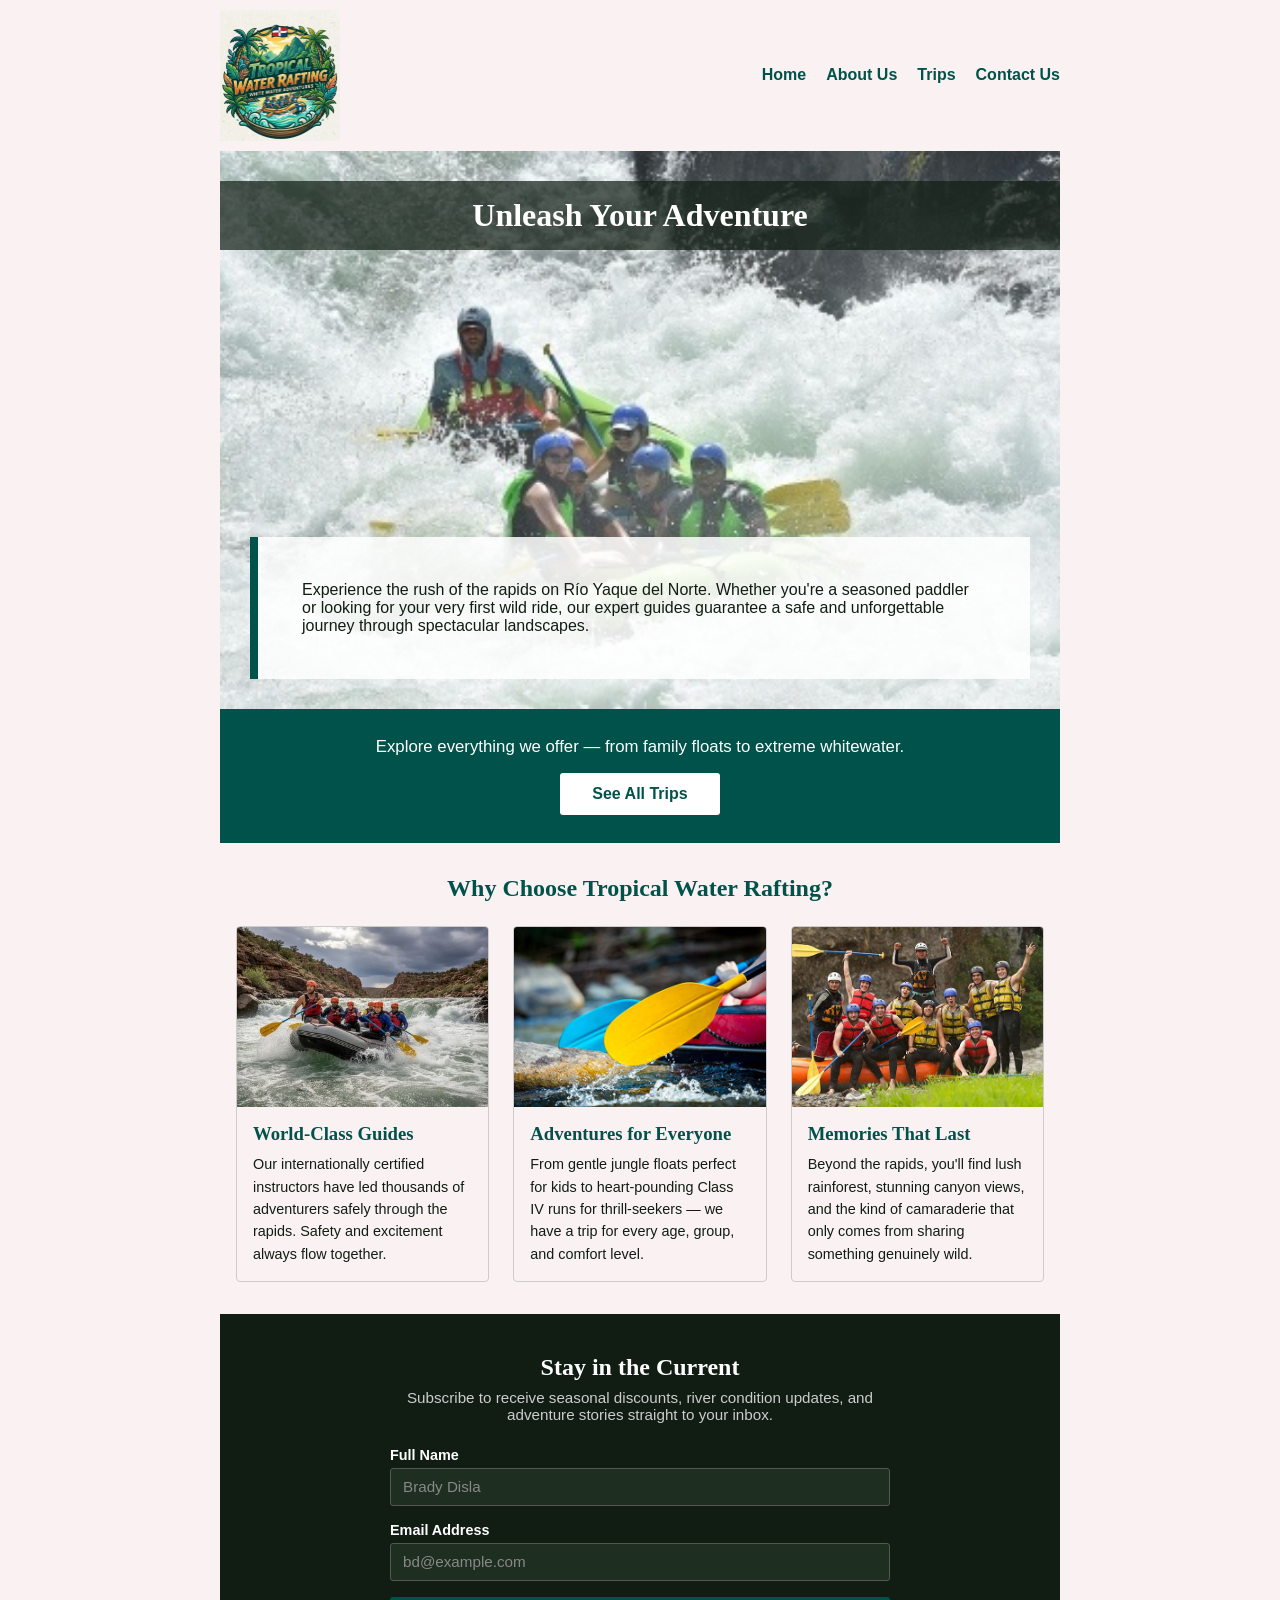
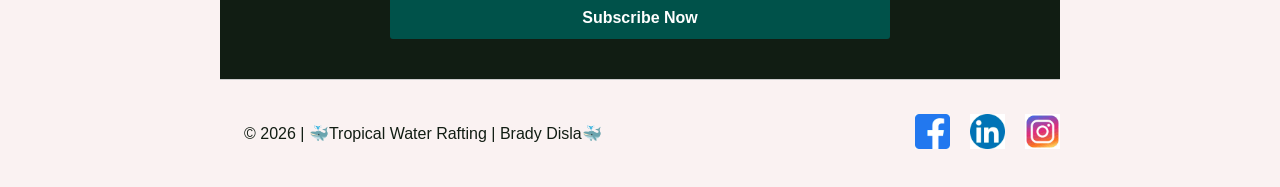
<file: wwr/index.html>
<!DOCTYPE html>
<html lang="en">

<head>
    <meta charset="UTF-8">
    <meta name="viewport" content="width=device-width, initial-scale=1.0">
    <title>Home - Tropical Water Rafting</title>
    <meta name="description"
          content="Welcome to Tropical Water Rafting, your premier rafting experience in Jarabacoa, Dominican Republic. Explore our exciting trips and book your adventure today.">
    <meta name="author" content="Brady Disla">
    <link rel="stylesheet" href="styles/rafting.css">
</head>

<body>

    <header>
        <img src="images/tropicalwr-logo.jpeg" alt="Tropical Water Rafting Logo">
        <nav>
            <ul>
                <li><a href="index.html">Home</a></li>
                <li><a href="about.html">About Us</a></li>
                <li><a href="trips.html">Trips</a></li>
                <li><a href="contact.html">Contact Us</a></li>
            </ul>
        </nav>
    </header>

    <main>

        <!-- Hero: full-width image with h1 positioned absolutely on top -->
        <div class="hero">
            <img src="images/thrilling-white-water.jpg" alt="Thrilling white water rafting group adventure on Río Yaque del Norte">
            <h1>Unleash Your Adventure</h1>
            <article>
                <p>Experience the rush of the rapids on Río Yaque del Norte. Whether you're a seasoned paddler or looking for your very first wild ride, our expert guides guarantee a safe and unforgettable journey through spectacular landscapes.</p>
            </article>
        </div>

        <!-- Call to Action toward trips.html -->
        <section class="home-cta">
            <p>Explore everything we offer — from family floats to extreme whitewater.</p>
            <a href="trips.html" class="cta-btn">See All Trips</a>
        </section>

        <!-- CSS Grid section: 2 images + content -->
        <section class="home-grid-section">
            <h2>Why Choose Tropical Water Rafting?</h2>

            <div class="home-grid">

                <article class="home-grid-card">
                    <img src="images/the-rafters-field.jpg" alt="Rafters navigating a powerful rapid drop">
                    <div class="home-grid-card-body">
                        <h3>World-Class Guides</h3>
                        <p>Our internationally certified instructors have led thousands of adventurers safely through the rapids. Safety and excitement always flow together.</p>
                    </div>
                </article>

                <article class="home-grid-card">
                    <img src="images/family.jpg" alt="Family enjoying a rafting trip together">
                    <div class="home-grid-card-body">
                        <h3>Adventures for Everyone</h3>
                        <p>From gentle jungle floats perfect for kids to heart-pounding Class IV runs for thrill-seekers — we have a trip for every age, group, and comfort level.</p>
                    </div>
                </article>

                <article class="home-grid-card">
                    <img src="images/win.jpg" alt="Team celebrating after a successful rafting run">
                    <div class="home-grid-card-body">
                        <h3>Memories That Last</h3>
                        <p>Beyond the rapids, you'll find lush rainforest, stunning canyon views, and the kind of camaraderie that only comes from sharing something genuinely wild.</p>
                    </div>
                </article>

            </div>
        </section>

        <!-- Newsletter Sign-Up -->
        <section class="newsletter-section">
            <div class="newsletter-box">
                <h2>Stay in the Current</h2>
                <p>Subscribe to receive seasonal discounts, river condition updates, and adventure stories straight to your inbox.</p>
                <form action="#" method="post" class="newsletter-form">
                    <div class="newsletter-field">
                        <label for="newsletter-name">Full Name</label>
                        <input type="text" id="newsletter-name" name="newsletter-name" placeholder="Brady Disla" required>
                    </div>
                    <div class="newsletter-field">
                        <label for="newsletter-email">Email Address</label>
                        <input type="email" id="newsletter-email" name="newsletter-email" placeholder="bd@example.com" required>
                    </div>
                    <button type="submit" class="newsletter-btn">Subscribe Now</button>
                </form>
            </div>
        </section>

    </main>

    <footer>
        <p>&copy; 2026 | 🐳Tropical Water Rafting | Brady Disla🐳</p>
        <nav class="socialmedia">
            <a href="https://facebook.com" target="_blank">
                <img src="images/facebook-square.jpg" alt="Facebook Icon">
            </a>
            <a href="https://linkedin.com" target="_blank">
                <img src="images/linkedin.jpg" alt="LinkedIn Icon">
            </a>
            <a href="https://instagram.com" target="_blank">
                <img src="images/instagram-square.jpg" alt="Instagram Icon">
            </a>
        </nav>
    </footer>

</body>
</html>
</file>
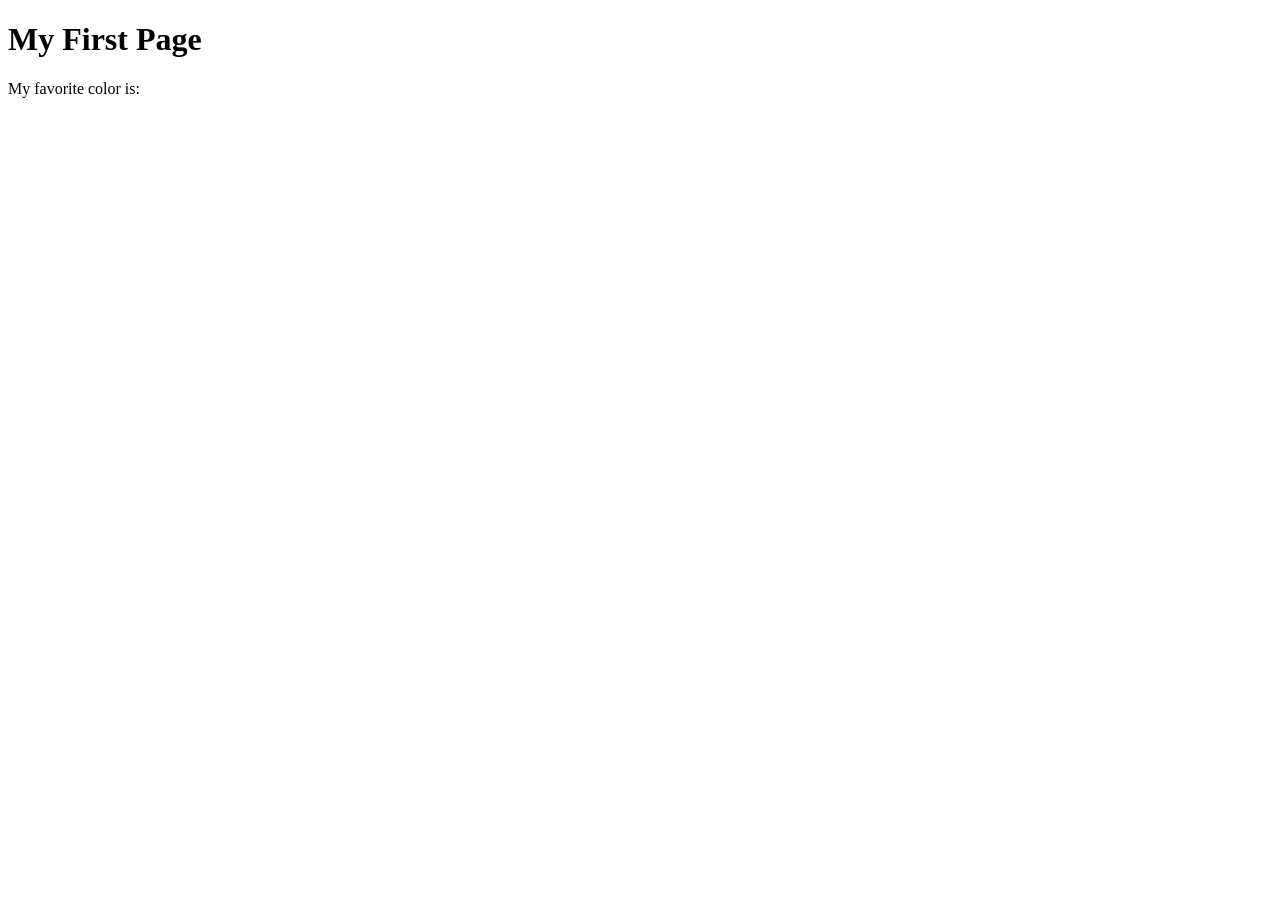
<file: week01/first-page.html>
<!DOCTYPE html>
<html lang="en">
<head>
    <meta charset="UTF-8">
    <meta name="viewport" content="width=device-width, initial-scale=1.0">
    <title>My First Page</title>
</head>
<body>
    <h1>My First Page</h1>
    <p>My favorite color is: </p>
</body>
</html>
</file>
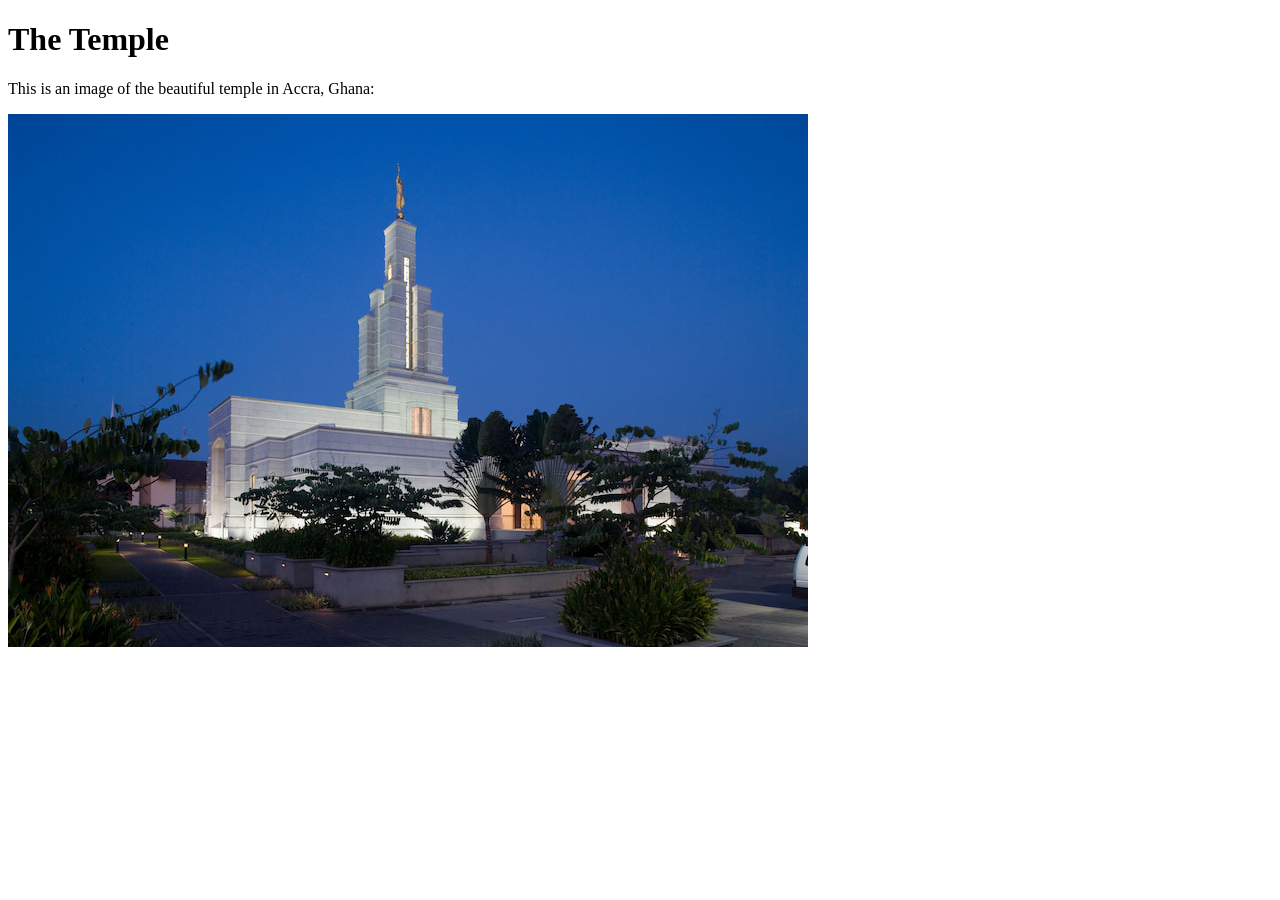
<file: week01/images-solution.html>
<!DOCTYPE html>
<html lang="en">
<head>
    <meta charset="UTF-8">
    <meta name="viewport" content="width=device-width, initial-scale=1.0">
    <title>Temple Image</title>
</head>
<body>
    <h1>The Temple</h1>
    <p>This is an image of the beautiful temple in Accra, Ghana:</p>
    <img src="images/temple-small.jpg" alt="The Accra Ghana Temple">
    
</body>
</html>
</file>
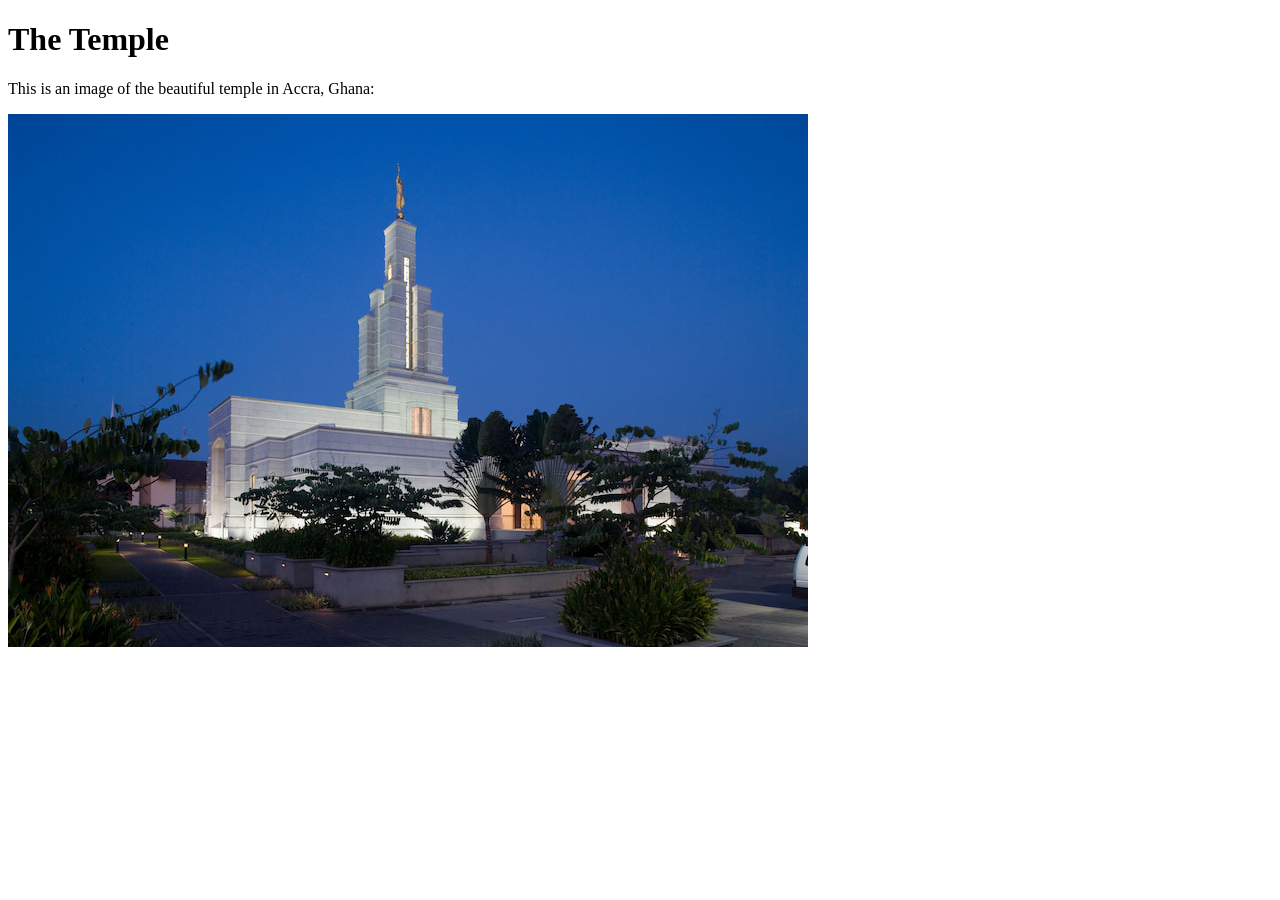
<file: week01/images.html>
<!DOCTYPE html>
<html lang="en">

<head>
    <meta charset="UTF-8">
    <meta name="viewport" content="width=device-width, initial-scale=1.0">
    <title>Temple Image</title>
</head>

<body>
    <h1>The Temple</h1>
    <p>This is an image of the beautiful temple in Accra, Ghana:</p>
    <img src="images/temple-small.jpg" alt="The Accra Ghana Temple">
</body>

</html>
</file>
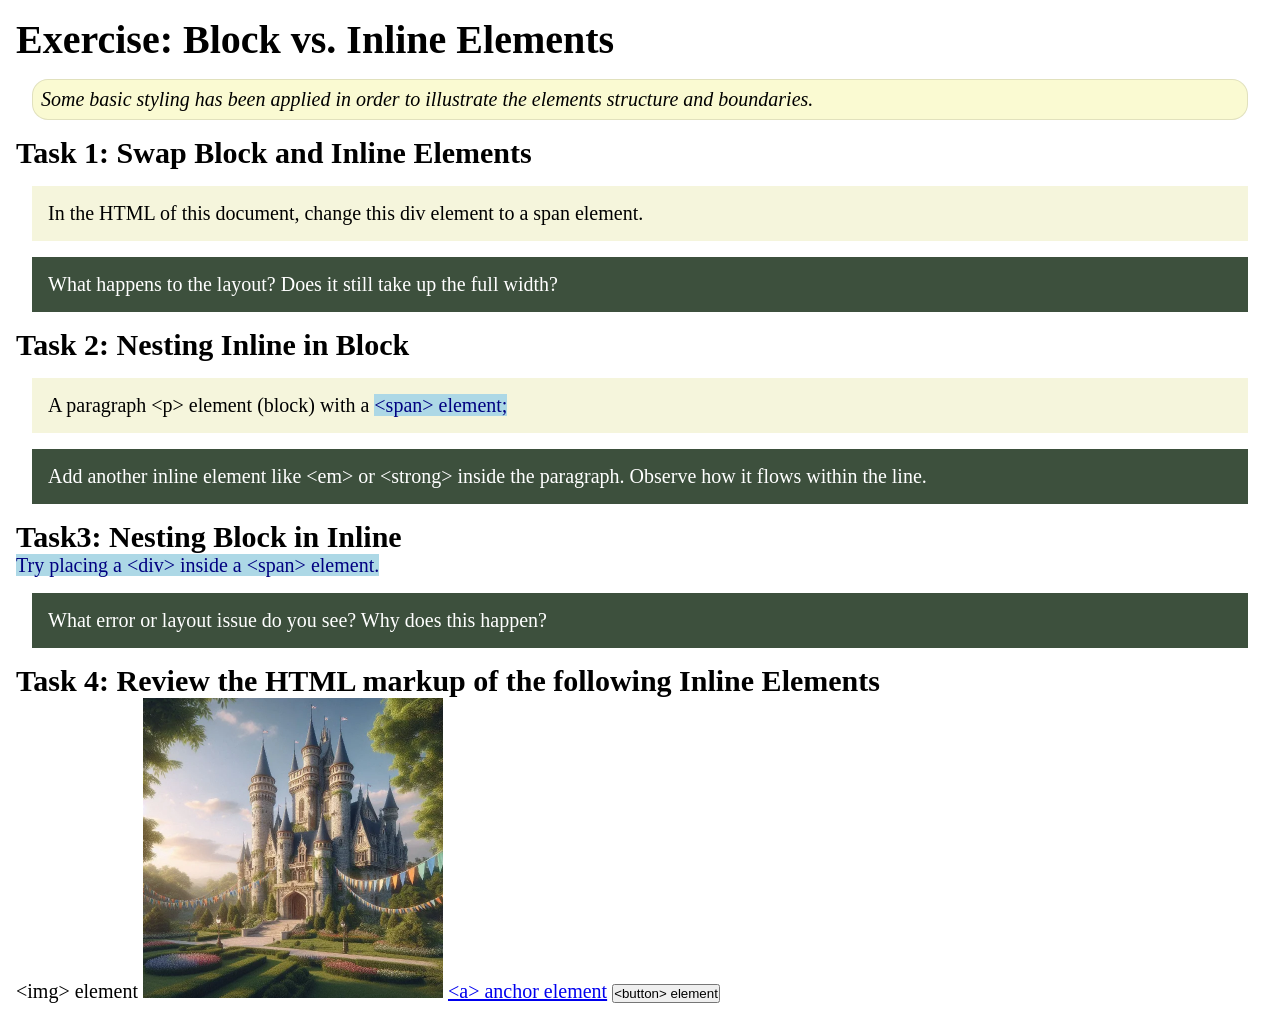
<file: week02/block-vs-inline.html>
<!DOCTYPE html>
<html lang="en">

<head>
    <meta charset="UTF-8">
    <meta name="viewport" content="width=device-width, initial-scale=1.0">
    <title>Exercise: Block vs. Inline Elements</title>
    <link rel="stylesheet" href="styles/block-vs-inline.css">
</head>

<body>
    <main>
        <h1>Exercise: Block vs. Inline Elements</h1>
        <p class="note">Some basic styling has been applied in order to illustrate the elements structure and
            boundaries.</p>

        <h2>Task 1: Swap Block and Inline Elements</h2>
        <div>In the HTML of this document, change this div element to a span element.</div>

        <p class="question">What happens to the layout? Does it still take up the full width?</p>

        <h2>Task 2: Nesting Inline in Block</h2>
        <p>A paragraph &lt;p&gt; element (block) with a <span>&lt;span&gt; element;</span></p>
        <p class="question">Add another inline element like &lt;em&gt; or &lt;strong&gt; inside the paragraph. Observe
            how it flows within the line.</p>

        <h2>Task3: Nesting Block in Inline</h2>
        <span>Try placing a &lt;div&gt; inside a &lt;span&gt; element.</span>
            <p class="question">What error or layout issue do you see? Why does this happen?</p>


            <h2>Task 4: Review the HTML markup of the following Inline Elements</h2>
        &lt;img&gt; element
        <img src="images/castle.webp" alt="placeholder image (images are inline)" width="300" height="300">
        <a href="https://churchofjesuschrist.org">&lt;a&gt; anchor element</a>
        <button type="button">&lt;button&gt; element</button>
    </main>
</body>

</html>
</file>
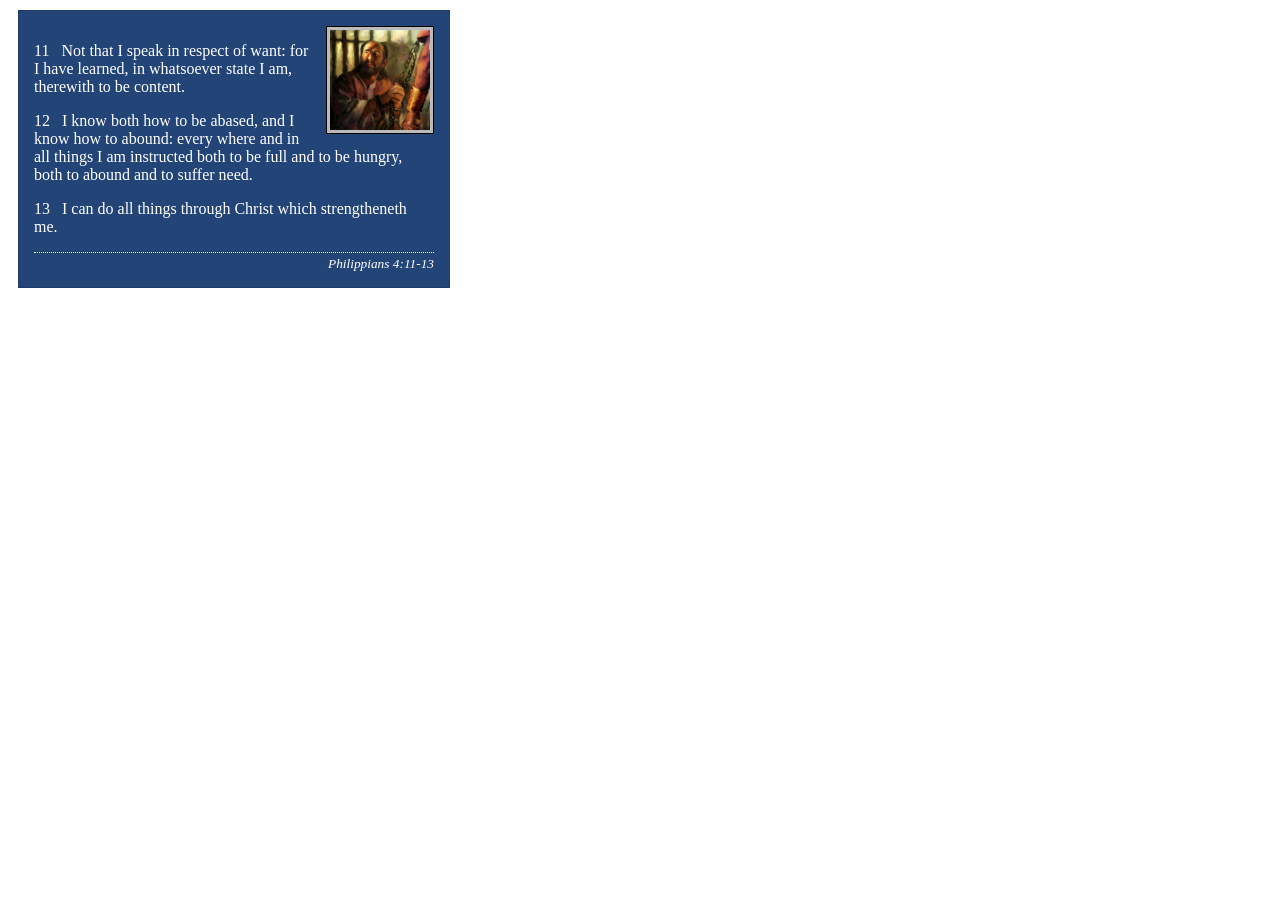
<file: week02/box-model-solution.html>
<!DOCTYPE html>
<html lang="en">
<head>
    <meta charset="UTF-8">
    <meta name="viewport" content="width=device-width, initial-scale=1.0">
    <title>Box Model Activity</title>
    <link rel="stylesheet" href="styles/box-model-solution.css">
</head>
<body>
    <main>
        <div class="callout">
            <img src="images/apostle-paul-imprisoned.webp" alt="Paul the Apostle - Imprisoned in Rome" width="200" height="200">
            <blockquote>
                <p>11 &nbsp; Not that I speak in respect of want: for I have learned, in whatsoever state I am, therewith to be content.</p>
                <p>12 &nbsp; I know both how to be abased, and I know how to abound: every where and in all things I am instructed both to be full and to be hungry, both to abound and to suffer need.</p>
                <p>13 &nbsp; I can do all things through Christ which strengtheneth me.</p>
            </blockquote>
            <cite>Philippians 4:11-13</cite>
        </div>
    </main>
</body>
</html>
</file>
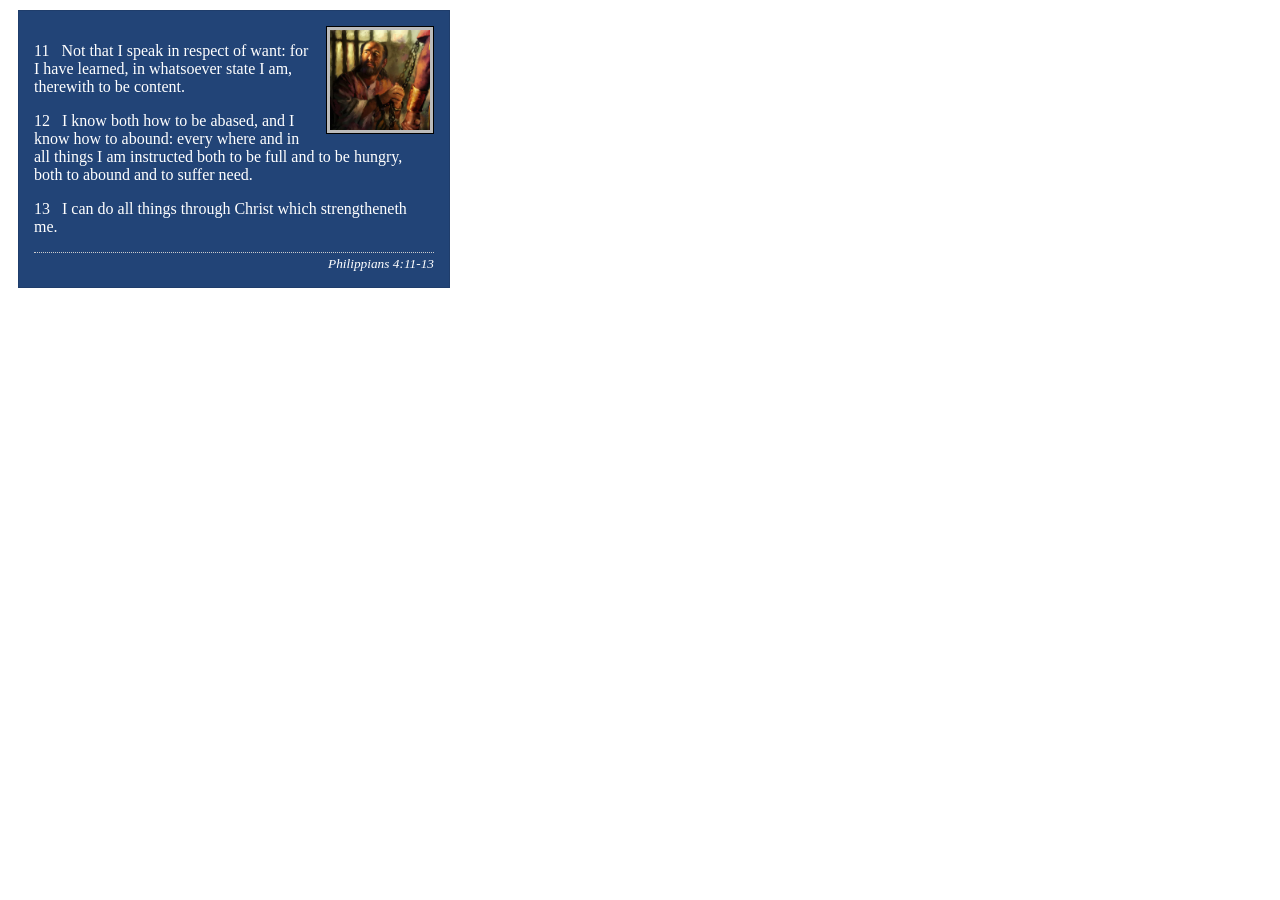
<file: week02/box-model.html>
<!DOCTYPE html>
<html lang="en">
<head>
    <meta charset="UTF-8">
    <meta name="viewport" content="width=device-width, initial-scale=1.0">
    <title>Box Model Activity</title>
    <link rel="stylesheet" href="styles/box-model.css">
</head>
<body>
    <main>
        <div class="callout">
            <img src="images/apostle-paul-imprisoned.webp" alt="Paul the Apostle - Imprisoned in Rome" width="200" height="200">
            <blockquote>
                <p>11 &nbsp; Not that I speak in respect of want: for I have learned, in whatsoever state I am, therewith to be content.</p>
                <p>12 &nbsp; I know both how to be abased, and I know how to abound: every where and in all things I am instructed both to be full and to be hungry, both to abound and to suffer need.</p>
                <p>13 &nbsp; I can do all things through Christ which strengtheneth me.</p>
            </blockquote>
            <cite>Philippians 4:11-13</cite>
        </div>
    </main>
</body>
</html>
</file>
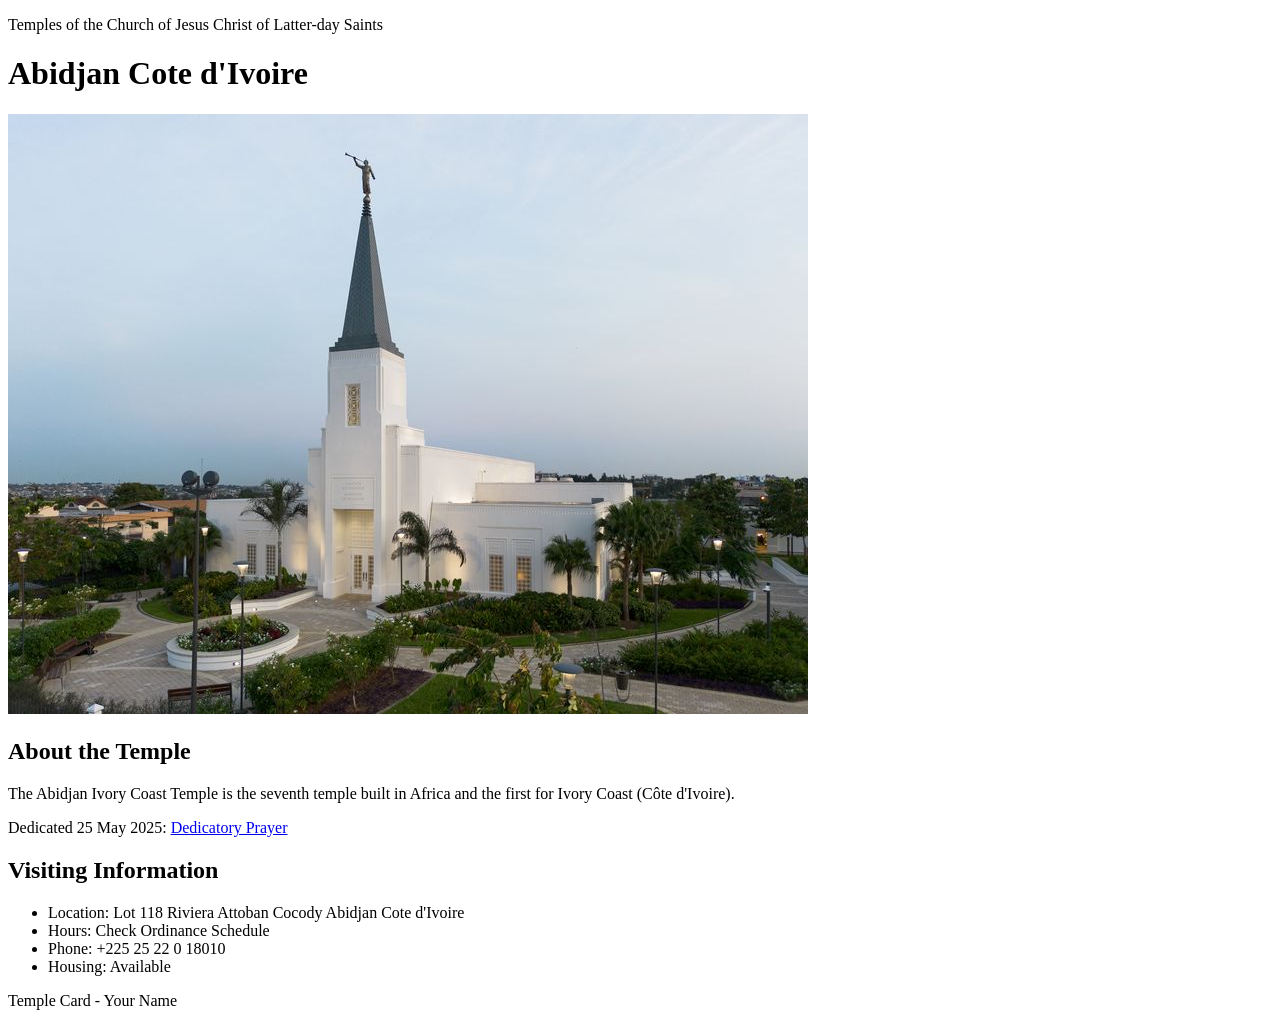
<file: week02/temple.html>
<!DOCTYPE html>
<html lang="en">

<head>
    <meta charset="UTF-8">
    <meta name="viewport" content="width=device-width, initial-scale=1.0">
    <title>Temple Card - Abidjan Cote d'Ivoire</title>
</head>

<body>
    <header>
        <p>Temples of the Church of Jesus Christ of Latter-day Saints</p>
    </header>
    <main>
        <h1>Abidjan Cote d'Ivoire</h1>
        <picture>
            <img src="images/abidjan-ivory-coast.jpeg" alt="Abidjan Cote d'Ivoire Temple">
        </picture>
        <section>
            <h2>About the Temple</h2>
            <p>The Abidjan Ivory Coast Temple is the seventh temple built in Africa and the first for Ivory Coast (Côte
                d'Ivoire).</p>
            <p>Dedicated 25 May 2025: <a
                    href="https://www.churchofjesuschrist.org/temples/dedicatory-prayer/abidjan-ivory-coast-temple/2025-05-25?lang=eng"
                    target="_blank" rel="noopener noreferrer">Dedicatory Prayer</a></p>
        </section>
        <section>
            <h2>Visiting Information</h2>
            <ul>
                <li>Location: Lot 118 Riviera Attoban Cocody Abidjan Cote d'Ivoire</li>
                <li>Hours: Check Ordinance Schedule</li>
                <li>Phone: +225 25 22 0 18010</li>
                <li>Housing: Available</li>
            </ul>
        </section>
    </main>
    <footer>
        <p>Temple Card - Your Name</p>
    </footer>
</body>

</html>
</file>
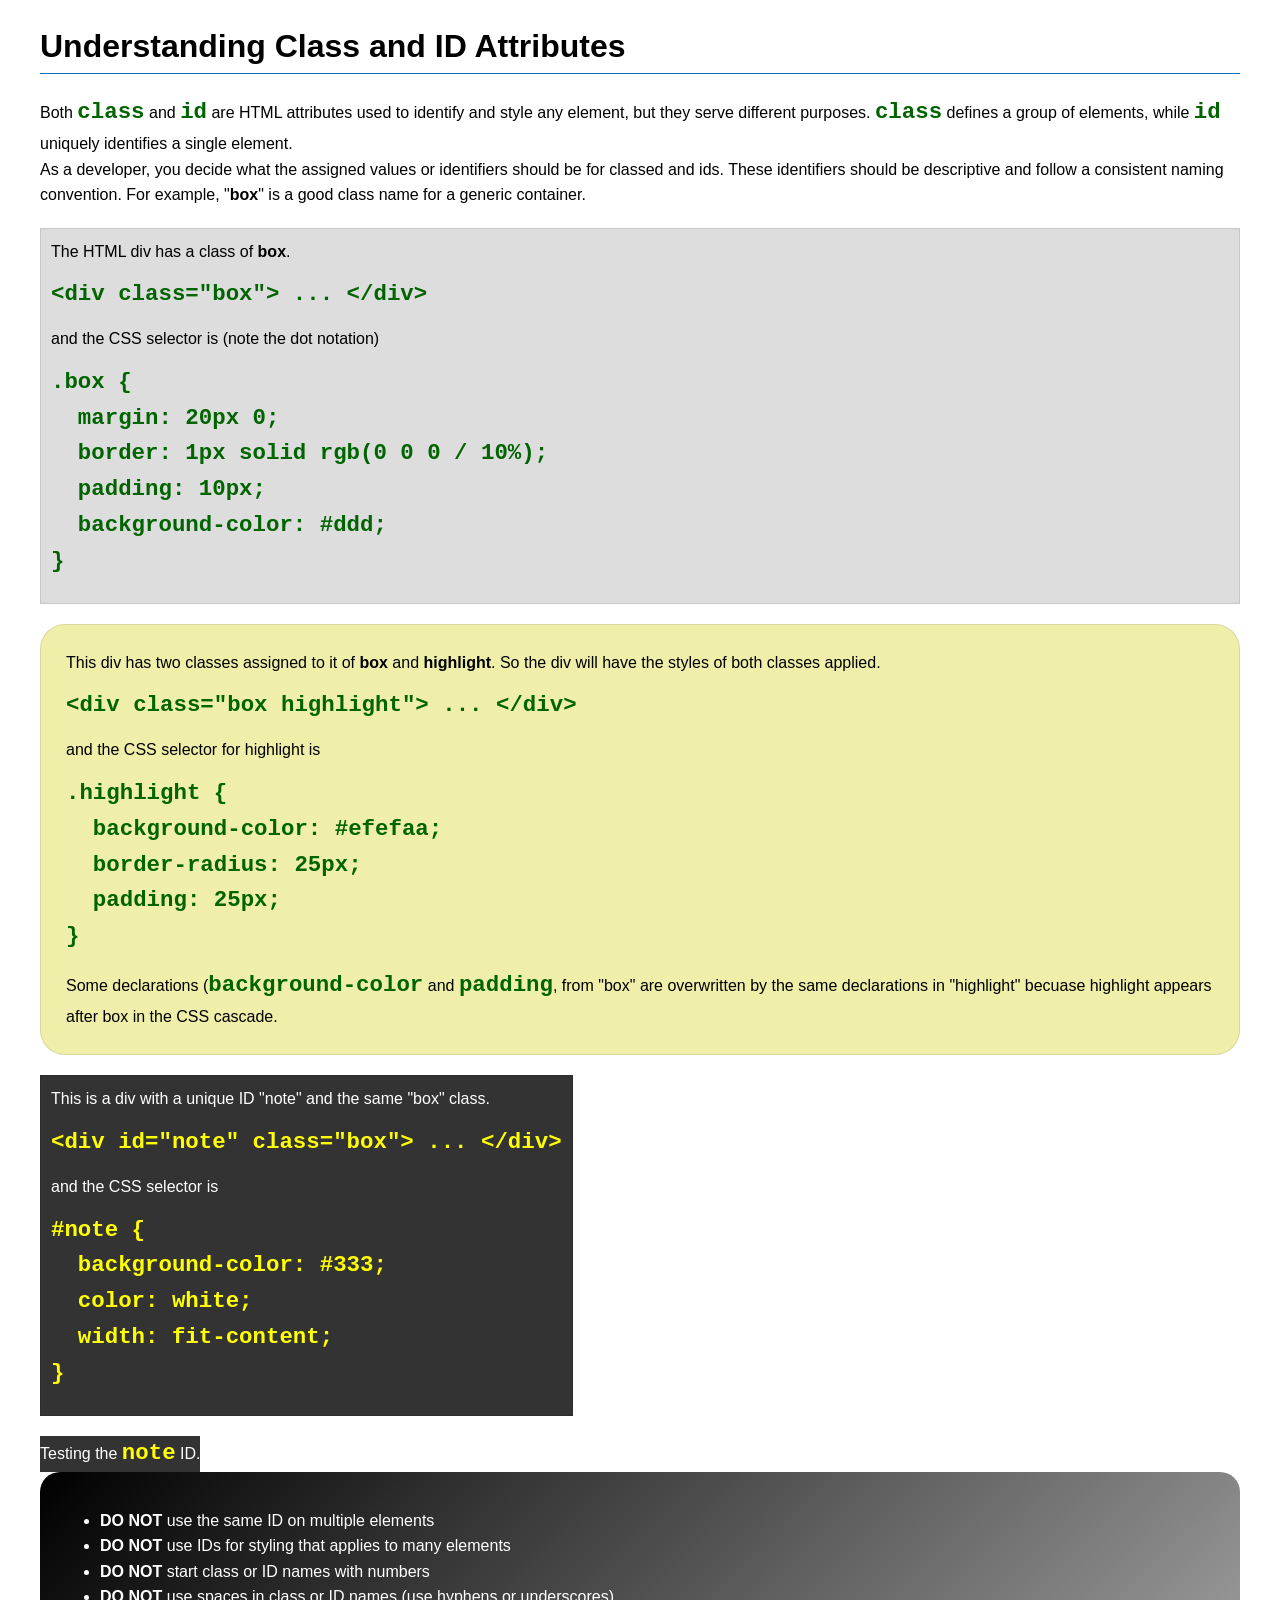
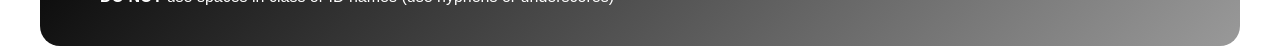
<file: week03/class-and-id.html>
<!DOCTYPE html>
<html lang="en">

<head>
    <meta charset="UTF-8">
    <meta name="viewport" content="width=device-width, initial-scale=1.0">
    <title>Class vs ID Attributes</title>
    <link rel="stylesheet" href="styles/class-and-id.css">
</head>

<body>
    <h1>Understanding Class and ID Attributes</h1>
    <p>Both <code>class</code> and <code>id</code> are HTML attributes used to identify and style any element, but they
        serve different purposes. <code>class</code> defines a group of elements, while <code>id</code> uniquely
        identifies a single element.</p>
    <p>As a developer, you decide what the assigned values or identifiers should be for classed and ids. These
        identifiers should be
        descriptive and follow a consistent naming convention. For example, "<strong>box</strong>" is a good class name
        for a generic container.</p>
    <div class="box">
        <p>The HTML div has a class of <strong>box</strong>.</p>
        <pre><code class="html">&lt;div class="box"&gt; ... &lt;/div&gt;</code></pre>
        and the CSS selector is (note the dot notation)
        <pre><code class="css">.box {
  margin: 20px 0;
  border: 1px solid rgb(0 0 0 / 10%);
  padding: 10px;
  background-color: #ddd; 
}</code></pre>
    </div>

    <div class="box highlight">
        <p>This div has two classes assigned to it of <strong>box</strong> and <strong>highlight</strong>. So the div
            will have the styles of both classes applied.</p>
        <pre><code class="html">&lt;div class="box highlight"&gt; ... &lt;/div&gt;</code></pre>
        and the CSS selector for highlight is
        <pre><code class="css">.highlight {
  background-color: #efefaa;
  border-radius: 25px;
  padding: 25px;
}</code></pre>
<p>Some declarations (<code>background-color</code> and <code>padding</code>, from "box" are overwritten by the same declarations in "highlight" becuase highlight appears after box in the CSS cascade.</p>
    </div>

    <div id="note" class="box">
        <p>This is a div with a unique ID "note" and the same "box" class.</p>
        <pre><code class="html">&lt;div id="note" class="box"&gt; ... &lt;/div&gt;</code></pre>
        and the CSS selector is
        <pre><code class="css">#note {
  background-color: #333;
  color: white;
  width: fit-content;
}</code></pre>
    </div>

    <div id="note">
        <p>Testing the <code>note</code> ID.</p>
    </div>

    <section id="best-practice">
        <ul>
            <li><strong>DO NOT</strong> use the same ID on multiple elements</li>
            <li><strong>DO NOT</strong> use IDs for styling that applies to many elements</li>
            <li><strong>DO NOT</strong> start class or ID names with numbers</li>
            <li><strong>DO NOT</strong> use spaces in class or ID names (use hyphens or underscores)</li>
        </ul>
    </section>




</body>

</html>
</file>
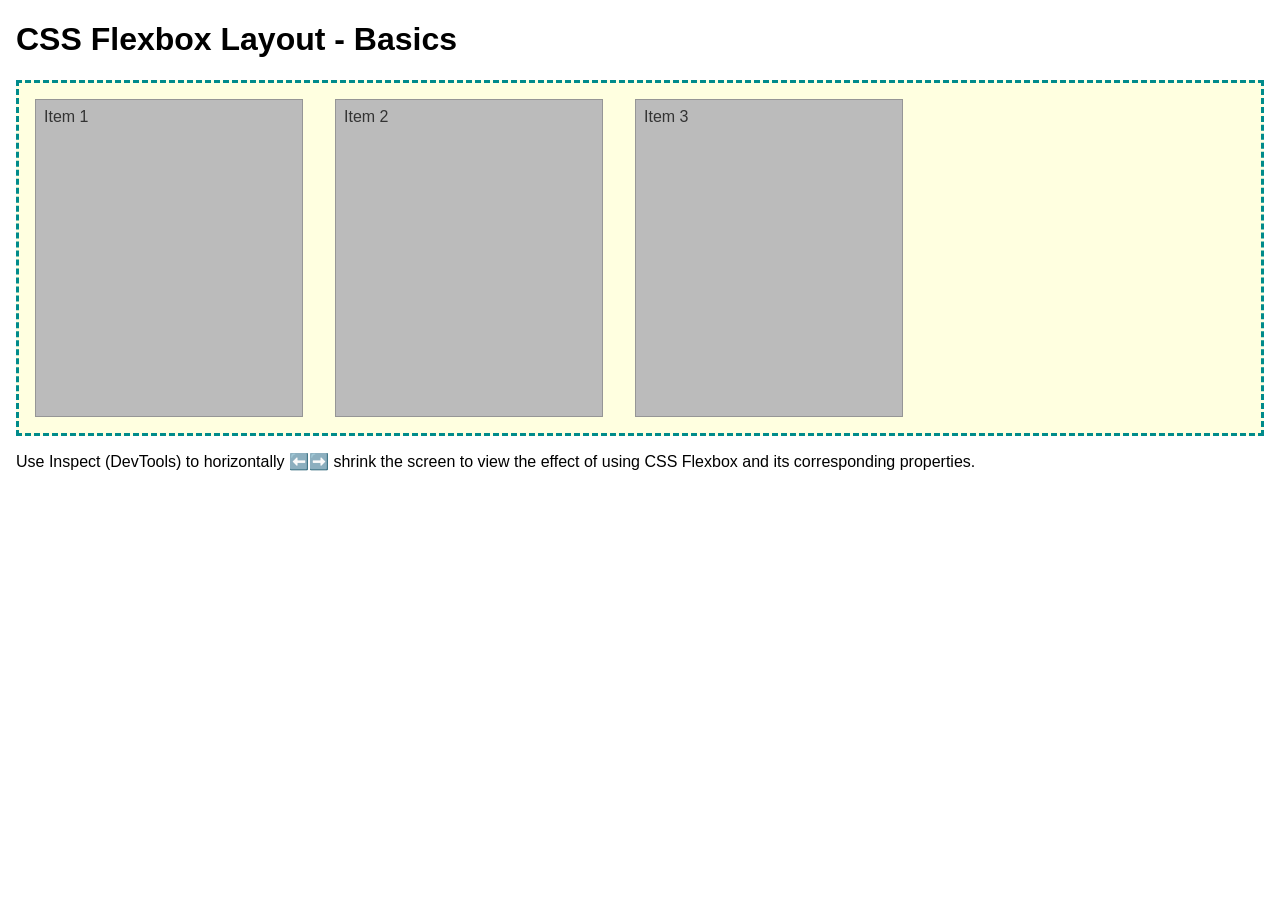
<file: week04/flexbox-layout.html>
<!DOCTYPE html>
<html lang="en">
<head>
    <meta charset="UTF-8">
    <meta name="viewport" content="width=device-width, initial-scale=1.0">
    <title>CSS Flexbox Layout - Basics</title>
    <link rel="stylesheet" href="styles/flexbox.css">
</head>
<body>
    <main>
        <h1>CSS Flexbox Layout - Basics</h1>
        <div class="flex-container">
            <div class="flex-item item1">Item 1</div>
            <div class="flex-item item2">Item 2</div>
            <div class="flex-item item3">Item 3</div>
        </div>
        <p>Use Inspect (DevTools) to horizontally ⬅️➡️ shrink the screen to view the effect of using CSS Flexbox and its corresponding properties.</p>
    </main>
</body>
</html>
</file>
<file: wwr/styles/rafting.css>
:root {
    --primary-color:   #00524a;
    --secondary-color: #00524a;
    --accent1-color:   #00524a;
    --accent2-color:   #111d13;
    --bg-color:        #faf2f2;
    --hero-overlay:    rgba(17, 29, 19, 0.7);
    --article-bg:      rgba(255, 255, 255, 0.85);
    --border-color:    #cccccc;
    --heading-font:    "Georgia", "Times New Roman", serif;
    --body-font:       Arial, Helvetica, sans-serif;
}

*, *::before, *::after {
    margin: 0;
    padding: 0;
    box-sizing: border-box;
}

body {
    font-family: var(--body-font);
    color: var(--accent2-color);
    background-color: var(--bg-color);
}

header,
main,
footer {
    width: 840px;
    margin: 0 auto;
}

h1,
h2 {
    font-family: var(--heading-font);
    color: var(--primary-color);
}

nav,
p,
section,
article {
    margin: 16px;
    padding: 8px;
}

/* Header: CSS Grid */
header {
    display: grid;
    grid-template-columns: auto 1fr;
    align-items: center;
    padding: 10px 0;
}

header nav {
    justify-self: end;
    margin: 0;
    padding: 0;
}

header img {
    max-width: 120px;
    height: auto;
}

/* Nav: CSS Flex */
nav ul {
    list-style-type: none;
    display: flex;
    gap: 20px;
}

nav ul li a {
    text-decoration: none;
    color: var(--primary-color);
    font-weight: bold;
}

nav ul li a:hover {
    color: var(--secondary-color);
}

/* Hero */
.hero {
    position: relative;
}

.hero > img {
    display: block;
    width: 100%;
    height: auto;
}

.hero h1 {
    position: absolute;
    top: 30px;
    left: 0;
    width: 100%;
    padding: 16px;
    text-align: center;
    background-color: var(--hero-overlay);
    color: #ffffff;
}

.hero article {
    position: absolute;
    bottom: 30px;
    left: 30px;
    right: 30px;
    background-color: var(--article-bg);
    padding: 20px;
    border-radius: 0;
    margin: 0;
    border-left: 8px solid var(--accent1-color);
}

.hero article img {
    float: right;
    width: 125px;
    height: auto;
    margin-left: 15px;
}

/* History Section */
.history-section {
    margin: 16px;
    padding: 8px;
}

.history-section h2 {
    text-align: center;
    margin-bottom: 16px;
}

.history-container {
    display: grid;
    grid-template-columns: 1fr auto 1fr;
    gap: 20px;
    align-items: center;
}

.history-container img {
    width: 200px;
    height: auto;
    display: block;
}

/* Adventures Section */
.adventures-section {
    margin: 16px;
    padding: 8px;
}

.adventures-section h2 {
    text-align: center;
    margin-bottom: 16px;
}

.adventures-container {
    display: flex;
    justify-content: space-between;
    gap: 15px;
}

.adventures-container figure {
    flex: 1;
    text-align: center;
}

.adventures-container figure img {
    width: 100%;
    height: auto;
}

.adventures-container figcaption {
    font-size: 0.85rem;
    font-weight: bold;
    color: var(--primary-color);
    margin-top: 6px;
}

/* Footer */
footer {
    display: flex;
    justify-content: space-between;
    align-items: center;
    padding: 20px 0;
    border-top: 1px solid var(--border-color);
}

footer .socialmedia {
    display: flex;
    gap: 10px;
    margin: 0;
    padding: 0;
}

.socialmedia a {
    text-decoration: none;
}

.socialmedia img {
    width: 35px;
    height: auto;
    margin-left: 10px;
}


/* ============================================================
   CONTACT PAGE STYLES
   ============================================================ */

.company-info {
    text-align: center;
    margin: 0 16px;
    padding: 1.5rem 0;
}

.company-info address {
    font-style: normal;
    line-height: 1.9;
}

.company-info address a {
    text-decoration: none;
}

.company-info address a:hover {
    color: var(--secondary-color);
}

.contact-box {
    margin: 0 16px 16px;
    border: 1px solid var(--border-color);
}

.map-form-section {
    display: grid;
    grid-template-columns: 1fr 1fr;
    min-height: 380px;
}

.map-container {
    height: 100%;
}

.map-container iframe {
    display: block;
    width: 100%;
    height: 100%;
    min-height: 380px;
}

/* Estructura del formulario usando CSS Grid */
.form-wrapper {
    display: grid;
    grid-template-columns: max-content 1fr;
    align-items: start;
    gap: 0.6rem 0.8rem;
    padding: 1.2rem 1.4rem;
}

.form-wrapper > label {
    font-weight: bold;
    white-space: nowrap;
    padding-top: 0.3rem;
}

.form-wrapper input[type="text"],
.form-wrapper input[type="email"] {
    width: 100%;
    padding: 0.5rem;
    border: 1px solid var(--border-color);
    border-radius: 3px;
    font-size: 0.9rem;
    box-sizing: border-box;
}

.form-wrapper input[type="text"]:focus,
.form-wrapper input[type="email"]:focus,
.form-wrapper textarea:focus {
    outline: 2px solid var(--primary-color);
    border-color: transparent;
}

/* Alineación para los Radio Buttons */
.radio-group {
    grid-column: 1 / -1;
    display: grid;
    grid-template-columns: max-content 1fr;
    align-items: start;
    gap: 0 0.8rem;
    border: none;
    margin: 0;
    padding: 0;
}

.radio-group legend {
    font-weight: bold;
    white-space: nowrap;
}

.radio-options {
    display: flex;
    flex-direction: column;
    gap: 0.35rem;
}

.radio-option-item {
    display: flex;
    align-items: center;
    gap: 0.4rem;
}

.radio-option-item label {
    font-weight: normal;
    cursor: pointer;
}

.form-wrapper textarea {
    width: 100%;
    padding: 0.5rem;
    border: 1px solid var(--border-color);
    border-radius: 3px;
    font-family: var(--body-font);
    font-size: 0.9rem;
    resize: vertical;
    box-sizing: border-box;
}

/* Alineación para el Checkbox */
.checkbox-container {
    grid-column: 1 / -1;
    display: flex;
    align-items: center;
    gap: 0.5rem;
    padding: 0.2rem 0;
}

.checkbox-container label {
    font-weight: normal;
    font-size: 0.85rem;
    cursor: pointer;
}

/* Botón de envío */
.submit-btn {
    grid-column: 1 / -1;
    width: 100%;
    padding: 0.75rem;
    background-color: var(--secondary-color);
    color: #ffffff;
    border: none;
    border-radius: 3px;
    font-family: var(--body-font);
    font-size: 1rem;
    font-weight: bold;
    cursor: pointer;
    transition: background-color 0.2s, color 0.2s;
}

.submit-btn:hover,
.submit-btn:focus {
    background-color: var(--primary-color);
    color: #ffffff;
    outline: 2px solid var(--accent2-color);
    outline-offset: 2px;
}

/* Sección de Empleados */
.employees-section {
    background-color: #e8e8e8;
    padding: 1.5rem 1rem;
    text-align: center;
}

.employees-section h2 {
    color: var(--accent2-color);
    margin-bottom: 1.2rem;
}

.employee-grid {
    display: grid;
    grid-template-columns: repeat(3, 1fr);
    gap: 1.2rem;
    max-width: 700px;
    margin: 0 auto;
}

.employee-card {
    background: #d0d0d0;
    border-radius: 4px;
    overflow: hidden;
    margin: 0;
    padding: 0;
}

.employee-card img {
    display: block;
    width: 100%;
    height: 160px;
    object-fit: cover;
    object-position: top;
}

.employee-card figcaption {
    padding: 0.5rem;
    font-size: 0.85rem;
}

/* Media Query Responsiva */
@media (max-width: 700px) {
    header, main, footer  { width: 100%; }
    .map-form-section     { grid-template-columns: 1fr; }
    .map-container iframe { min-height: 220px; }
    .form-wrapper         { grid-template-columns: 1fr; }
    .radio-group          { grid-template-columns: 1fr; }
    .radio-options        { grid-column: 1; }
    .employee-grid        { grid-template-columns: 1fr; }
}

/* ============================================================
   HOME PAGE STYLES
   ============================================================ */

/* Call to Action Banner */
.home-cta {
    text-align: center;
    background-color: var(--primary-color);
    color: #ffffff;
    padding: 1.75rem 1.5rem;
    margin: 0;
}

.home-cta p {
    color: #ffffff;
    margin: 0 0 1rem 0;
    font-size: 1.05rem;
    padding: 0;
}

/* Home Grid Section */
.home-grid-section {
    margin: 2rem 16px;
    padding: 0;
}

.home-grid-section h2 {
    text-align: center;
    margin-bottom: 1.5rem;
}

.home-grid {
    display: grid;
    grid-template-columns: repeat(3, 1fr);
    gap: 1.5rem;
}

.home-grid-card {
    border: 1px solid var(--border-color);
    border-radius: 4px;
    overflow: hidden;
    display: flex;
    flex-direction: column;
    margin: 0;
    padding: 0;
}

.home-grid-card img {
    display: block;
    width: 100%;
    height: 180px;
    object-fit: cover;
}

.home-grid-card-body {
    padding: 1rem;
    display: flex;
    flex-direction: column;
    gap: 0.5rem;
}

.home-grid-card-body h3 {
    font-family: var(--heading-font);
    color: var(--primary-color);
    margin: 0;
}

.home-grid-card-body p {
    margin: 0;
    padding: 0;
    font-size: 0.9rem;
    line-height: 1.55;
}

/* Newsletter Section */
.newsletter-section {
    background-color: var(--accent2-color);
    padding: 2.5rem 1.5rem;
    margin: 0;
}

.newsletter-box {
    max-width: 500px;
    margin: 0 auto;
    text-align: center;
}

.newsletter-box h2 {
    color: #ffffff;
    margin-bottom: 0.5rem;
}

.newsletter-box p {
    color: #cccccc;
    font-size: 0.95rem;
    margin: 0 0 1.5rem 0;
    padding: 0;
}

.newsletter-form {
    display: flex;
    flex-direction: column;
    gap: 1rem;
    text-align: left;
}

.newsletter-field {
    display: flex;
    flex-direction: column;
    gap: 0.3rem;
}

.newsletter-field label {
    color: #ffffff;
    font-size: 0.9rem;
    font-weight: bold;
}

.newsletter-field input {
    padding: 0.6rem 0.75rem;
    border: 1px solid #555;
    border-radius: 3px;
    background-color: #1e2e20;
    color: #ffffff;
    font-size: 0.95rem;
    font-family: var(--body-font);
}

.newsletter-field input::placeholder {
    color: #888;
}

.newsletter-field input:focus {
    outline: 2px solid var(--primary-color);
    border-color: transparent;
}

.newsletter-btn {
    padding: 0.75rem;
    background-color: var(--primary-color);
    color: #ffffff;
    border: none;
    border-radius: 3px;
    font-size: 1rem;
    font-weight: bold;
    font-family: var(--body-font);
    cursor: pointer;
    transition: background-color 0.2s;
}

.newsletter-btn:hover,
.newsletter-btn:focus {
    background-color: #003d36;
    outline: 2px solid #ffffff;
    outline-offset: 2px;
}

/* Responsive */
@media (max-width: 700px) {
    .home-grid { grid-template-columns: 1fr; }
}

/* ============================================================
   TRIPS PAGE STYLES
   ============================================================ */

/* Call to Action Banner */
.trips-cta {
    text-align: center;
    background-color: var(--primary-color);
    color: #ffffff;
    padding: 2rem 1.5rem;
    margin: 0;
}

.trips-cta p {
    color: #ffffff;
    margin: 0 0 1rem 0;
    font-size: 1.05rem;
}

.trips-cta h2 {
    color: #ffffff;
    margin-bottom: 0.75rem;
}

.trips-cta--bottom {
    margin-top: 0;
}

.cta-btn {
    display: inline-block;
    background-color: #ffffff;
    color: var(--primary-color);
    text-decoration: none;
    font-weight: bold;
    padding: 0.75rem 2rem;
    border-radius: 3px;
    font-size: 1rem;
    transition: background-color 0.2s, color 0.2s;
}

.cta-btn:hover,
.cta-btn:focus {
    background-color: var(--accent2-color);
    color: #ffffff;
}

/* Trips Section */
.trips-section {
    margin: 2rem 16px;
    padding: 0;
}

.trips-section h2 {
    text-align: center;
    margin-bottom: 1.5rem;
}

/* Trips Grid: 3 cards side by side */
.trips-grid {
    display: grid;
    grid-template-columns: repeat(3, 1fr);
    gap: 1.5rem;
}

/* Individual Trip Card */
.trip-card {
    border: 1px solid var(--border-color);
    border-radius: 4px;
    overflow: hidden;
    display: flex;
    flex-direction: column;
    margin: 0;
    padding: 0;
}

.trip-card img {
    display: block;
    width: 100%;
    height: 180px;
    object-fit: cover;
}

.trip-card-body {
    padding: 1rem;
    display: flex;
    flex-direction: column;
    gap: 0.5rem;
    flex: 1;
}

.trip-card-body h3 {
    font-family: var(--heading-font);
    color: var(--primary-color);
    margin: 0;
}

.trip-card-body p {
    margin: 0;
    padding: 0;
    font-size: 0.9rem;
    line-height: 1.5;
}

/* Difficulty Level Badge */
.trip-level {
    display: inline-block;
    font-size: 0.75rem;
    font-weight: bold;
    padding: 0.2rem 0.6rem;
    border-radius: 2px;
    text-transform: uppercase;
    letter-spacing: 0.05em;
    width: fit-content;
}

.level-easy     { background-color: #155724; color: #ffffff; }
.level-moderate { background-color: #5a4200; color: #ffffff; }
.level-extreme  { background-color: #721c24; color: #ffffff; }
.level-custom   { background-color: #0c5460; color: #ffffff; }

/* Trip Details List */
.trip-details {
    list-style: none;
    padding: 0;
    margin: 0.5rem 0 0 0;
    font-size: 0.85rem;
    border-top: 1px solid var(--border-color);
    padding-top: 0.75rem;
    display: flex;
    flex-direction: column;
    gap: 0.3rem;
}

/* Trips Table */
.table-section {
    margin: 2rem 16px;
    padding: 0;
}

.table-section h2 {
    text-align: center;
    margin-bottom: 1.2rem;
}

.table-wrapper {
    overflow-x: auto;
}

.trips-table {
    width: 100%;
    border-collapse: collapse;
    font-size: 0.9rem;
}

.trips-table th {
    background-color: var(--primary-color);
    color: #ffffff;
    padding: 0.75rem 1rem;
    text-align: left;
    font-family: var(--body-font);
}

.trips-table td {
    padding: 0.65rem 1rem;
    border-bottom: 1px solid var(--border-color);
    vertical-align: middle;
}

.trips-table tbody tr:nth-child(even) {
    background-color: #f0f7f6;
}

.trips-table tbody tr:hover {
    background-color: #dff0ee;
}

/* Badge inside table (same classes as trip-level) */
.badge {
    display: inline-block;
    font-size: 0.72rem;
    font-weight: bold;
    padding: 0.15rem 0.5rem;
    border-radius: 2px;
    text-transform: uppercase;
    letter-spacing: 0.04em;
}

/* Responsive: stack cards on small screens */
@media (max-width: 700px) {
    .trips-grid { grid-template-columns: 1fr; }
}
</file>
<file: week02/styles/block-vs-inline.css>
* {
    margin: 0;
    padding: 0;
}

body {
    font-size: 20px;
    margin: 1rem;
}

p,
div {
    background-color: beige;
    margin: 1rem;
    padding: 1rem;
}

span {
    color: navy;
    background-color: lightblue;
}

code {
    margin: 0;
    padding: 0;
    color: green;
    font-size: 1.2rem;
}

.note {
    font-style: italic;
    background-color: lightgoldenrodyellow;
    border-radius: 1rem;
    border: 1px solid rgb(0 0 0 / 10%);
    margin: 1rem;
    padding: .5rem;
}

.question {
    background-color: #3d503d;
    color: #fff;
}
</file>
<file: week02/styles/box-model-solution.css>
.callout {
    max-width: 400px;
    margin: 10px;
    border: 1px solid rgba(0, 0, 0, .1);
    padding: 15px;
    background-color: #247;
    color: #fff;
}

.callout img {
    float: right;
    margin: 0 0 10px 15px;
    border: 1px solid #000;
    padding: 3px;
    background-color: #bbb;
    width: 100px;
    height: auto;

}

blockquote {
    margin: 0;
}

cite {
    display: block;
    border-top: 1px dotted #fff;
    padding-top: 3px;
    text-align: right;
    font-size: smaller;
}
</file>
<file: week02/styles/box-model.css>
.callout {
    max-width: 400px;
    margin: 10px;
    border: 1px solid rgba(0 ,0, 0, .1);
    padding: 15px;
    background-color: #247;
    color: #fff;
}

.callout img {
    float: right;
	margin: 0 0 10px 15px;
    border: 1px solid #000;
    padding: 3px;
    background-color: #bbb;
    width: 100px;
    height: auto;
}

blockquote {
	margin: 0;
}

cite {
	display: block;
    border-top: 1px dotted #ccc;
    padding-top: 3px;
    text-align: right;
    font-size: smaller;
}
</file>
<file: week03/styles/class-and-id.css>
body {
    font-family: Arial, sans-serif;
    line-height: 1.6;
    margin: 0;
    padding: 0 40px;
}

h1 {
    border-bottom: 1px solid rgb(0 110 182);
    padding-bottom: 0;
}



p {
    margin: 0;
}

code {
    color: darkgreen;
    font-weight: 700;
    font-size: 1.4rem;
}

/* Class examples - can be reused */

.box {
    margin: 20px 0;
    border: 1px solid rgb(0 0 0 / 10%);
    padding: 10px;
    background-color: #ddd; /* this is shorthand for #dddddd */
}

.highlight {
    background-color: #efefaa;
    border-radius: 25px;
    padding: 25px;
}

/* ID examples - should be unique */

#note {
    background-color: #333;
    color: white;
    width: fit-content;
}

#note code {
    color: yellow;
}

#best-practice {
    background: linear-gradient(135deg, #000 0%, #999 100%);
    color: white;
    border-radius: 20px;
    padding: 20px
}
</file>
<file: week04/styles/flexbox.css>
body {
    font-family: Helvetica, Arial, sans-serif;
    margin: 1rem;
}

.flex-container {
    border: 3px dashed darkcyan;
    background-color: lightyellow;
    display: flex;
    flex-wrap: wrap;
}

.flex-item {
    width: 250px;
    margin: 1rem;
    border: 1px solid rgb(0 0 0 / 20%);
    padding: 0.5rem;
    background-color: #bbb;
    color: #333;
}

.item1 {
    min-height: 100px;
}

.item2 {
    min-height: 200px;
}

.item3 {
    min-height: 300px;
}
</file>
